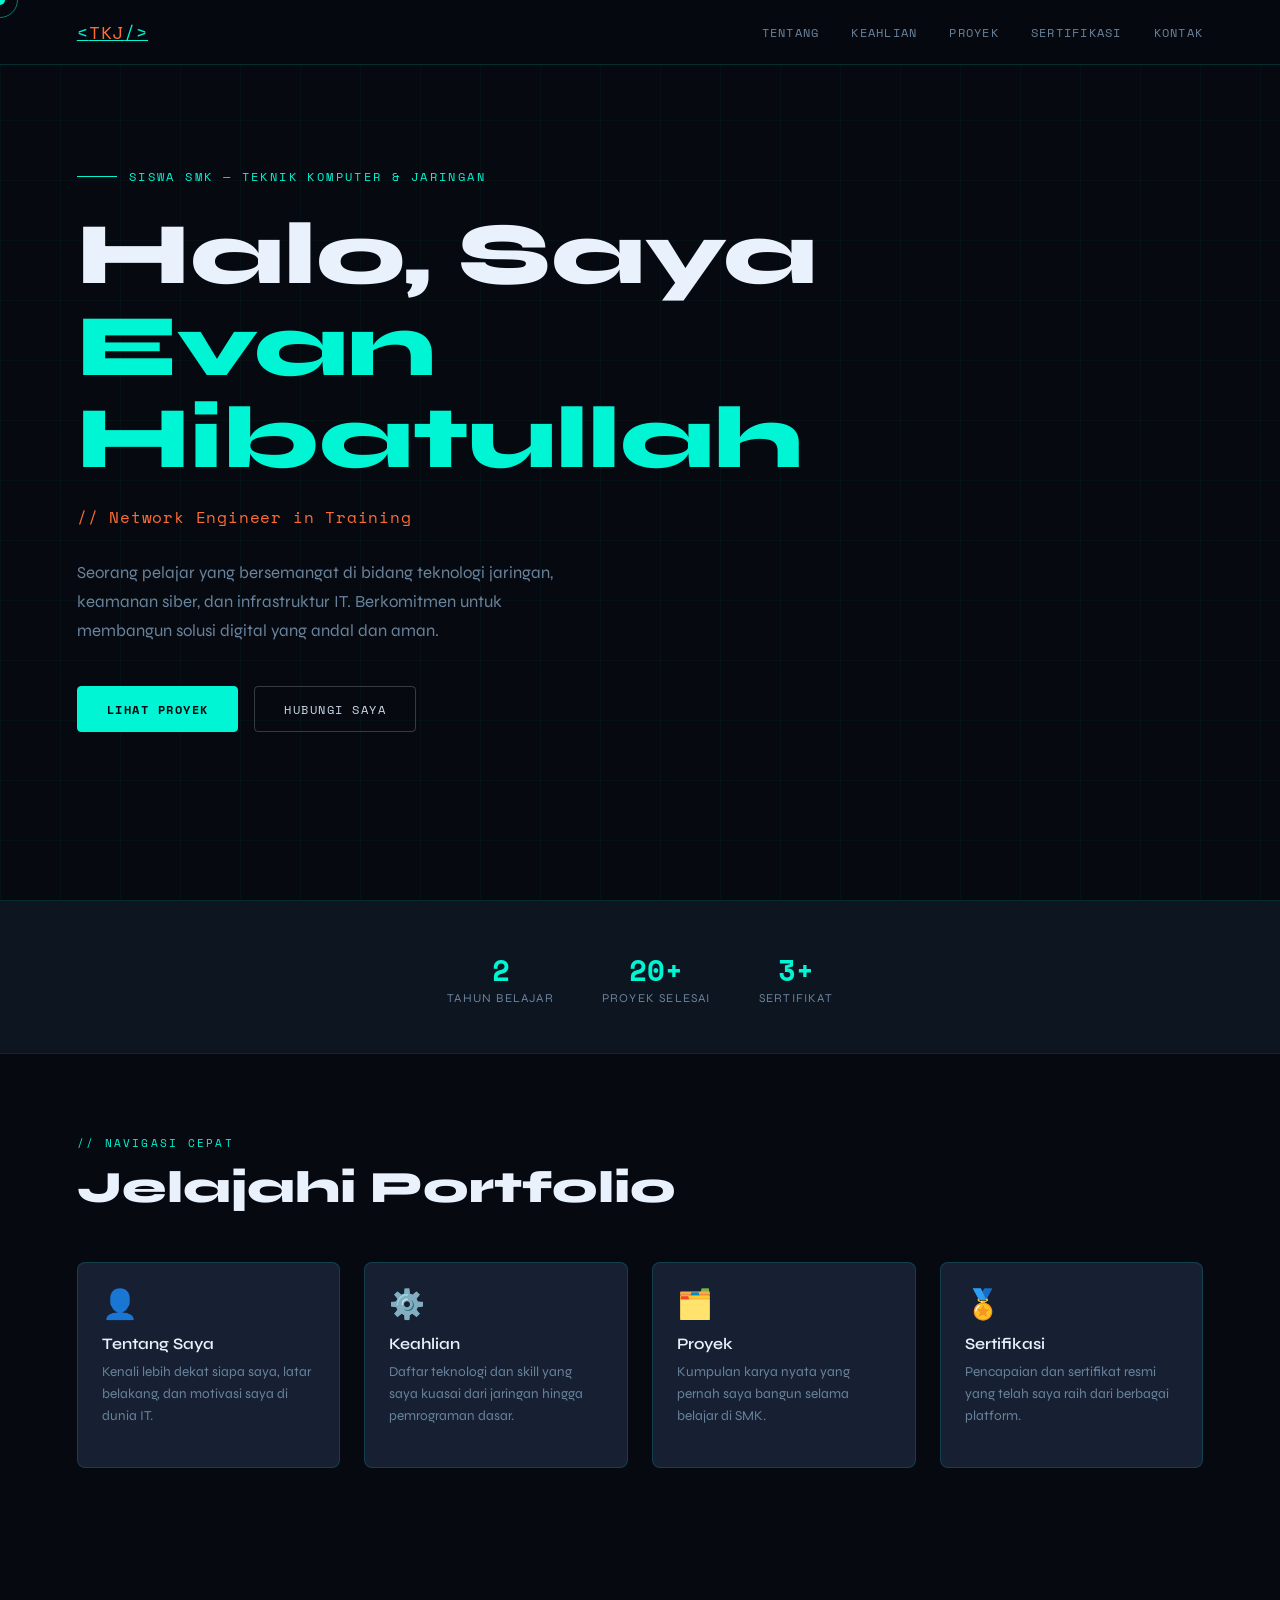
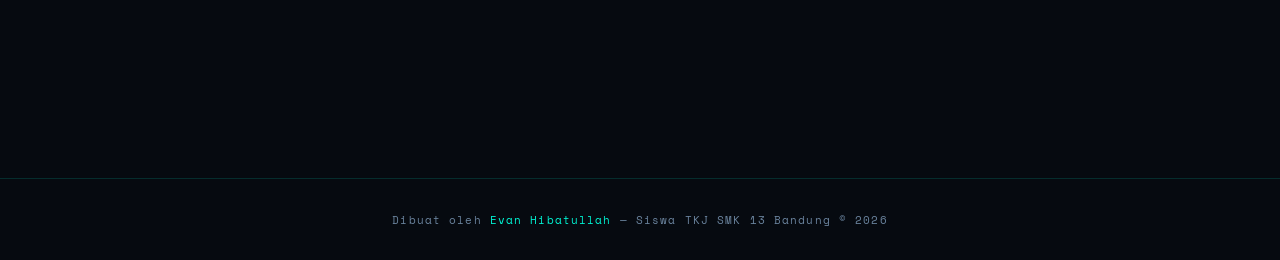
<file: index.html>
<!DOCTYPE html>
<html lang="id">
<head>
  <meta charset="UTF-8" />
  <meta name="viewport" content="width=device-width, initial-scale=1.0" />
  <title>Evan Hibatullah — Portfolio</title>
  <link rel="preconnect" href="https://fonts.googleapis.com" />
  <link href="https://fonts.googleapis.com/css2?family=Space+Mono:wght@400;700&family=Syne:wght@400;600;800&display=swap" rel="stylesheet" />
  <link rel="stylesheet" href="style.css" />
</head>
<body>

<div class="cursor" id="cursor"></div>
<div class="cursor-ring" id="cursorRing"></div>

<!-- NAV -->
<nav>
  <a href="index.html" class="nav-logo">&lt;<span>TKJ</span>/&gt;</a>
  <ul class="nav-links">
    <li><a href="tentang.html">Tentang</a></li>
    <li><a href="keahlian.html">Keahlian</a></li>
    <li><a href="proyek.html">Proyek</a></li>
    <li><a href="sertifikasi.html">Sertifikasi</a></li>
    <li><a href="kontak.html">Kontak</a></li>
  </ul>
  <div class="hamburger" id="hamburger">
    <span></span><span></span><span></span>
  </div>
</nav>

<!-- HERO -->
<section class="hero">
  <div class="hero-content">
    <div class="hero-tag">Siswa SMK — Teknik Komputer &amp; Jaringan</div>
    <h1>
      Halo, Saya
      <span class="highlight">Evan Hibatullah</span>
    </h1>
    <p class="hero-sub">// Network Engineer in Training</p>
    <p class="hero-desc">
      Seorang pelajar yang bersemangat di bidang teknologi jaringan, keamanan siber, dan infrastruktur IT.
      Berkomitmen untuk membangun solusi digital yang andal dan aman.
    </p>
    <div class="btn-group">
      <a href="proyek.html" class="btn btn-primary">Lihat Proyek</a>
      <a href="kontak.html" class="btn btn-outline">Hubungi Saya</a>
    </div>
  </div>
</section>

<!-- Quick Stats Bar -->
<div class="divider"></div>
<section style="padding: 3rem 6%; background: var(--dark2);">
  <div style="display:flex; gap:3rem; flex-wrap:wrap; justify-content:center;">
    <div style="text-align:center;">
      <span class="stat-num">2</span>
      <span class="stat-label" style="display:block;">Tahun Belajar</span>
    </div>
    <div style="text-align:center;">
      <span class="stat-num">20+</span>
      <span class="stat-label" style="display:block;">Proyek Selesai</span>
    </div>
    <div style="text-align:center;">
      <span class="stat-num">3+</span>
      <span class="stat-label" style="display:block;">Sertifikat</span>
    </div>
  </div>
</section>
<div class="divider"></div>

<!-- Preview Cards -->
<section style="padding: 5rem 6%;">
  <div class="section-tag reveal">// Navigasi Cepat</div>
  <h2 class="section-title reveal">Jelajahi Portfolio</h2>
  <div class="skills-grid">
    <a href="tentang.html" class="skill-card reveal" style="text-decoration:none;">
      <div class="skill-icon">👤</div>
      <div class="skill-name">Tentang Saya</div>
      <div class="skill-desc">Kenali lebih dekat siapa saya, latar belakang, dan motivasi saya di dunia IT.</div>
    </a>
    <a href="keahlian.html" class="skill-card reveal" style="text-decoration:none;">
      <div class="skill-icon">⚙️</div>
      <div class="skill-name">Keahlian</div>
      <div class="skill-desc">Daftar teknologi dan skill yang saya kuasai dari jaringan hingga pemrograman dasar.</div>
    </a>
    <a href="proyek.html" class="skill-card reveal" style="text-decoration:none;">
      <div class="skill-icon">🗂️</div>
      <div class="skill-name">Proyek</div>
      <div class="skill-desc">Kumpulan karya nyata yang pernah saya bangun selama belajar di SMK.</div>
    </a>
    <a href="sertifikasi.html" class="skill-card reveal" style="text-decoration:none;">
      <div class="skill-icon">🏅</div>
      <div class="skill-name">Sertifikasi</div>
      <div class="skill-desc">Pencapaian dan sertifikat resmi yang telah saya raih dari berbagai platform.</div>
    </a>
    <a href="kontak.html" class="skill-card reveal" style="text-decoration:none;">
      <div class="skill-icon">✉️</div>
      <div class="skill-name">Kontak</div>
      <div class="skill-desc">Hubungi saya untuk kolaborasi, diskusi, atau sekadar berbagi wawasan IT.</div>
    </a>
  </div>
</section>

<!-- FOOTER -->
<footer>
  Dibuat oleh <span>Evan Hibatullah</span> — Siswa TKJ SMK 13 Bandung &copy; 2026
</footer>

<script src="main.js"></script>
</body>
</html>
</file>
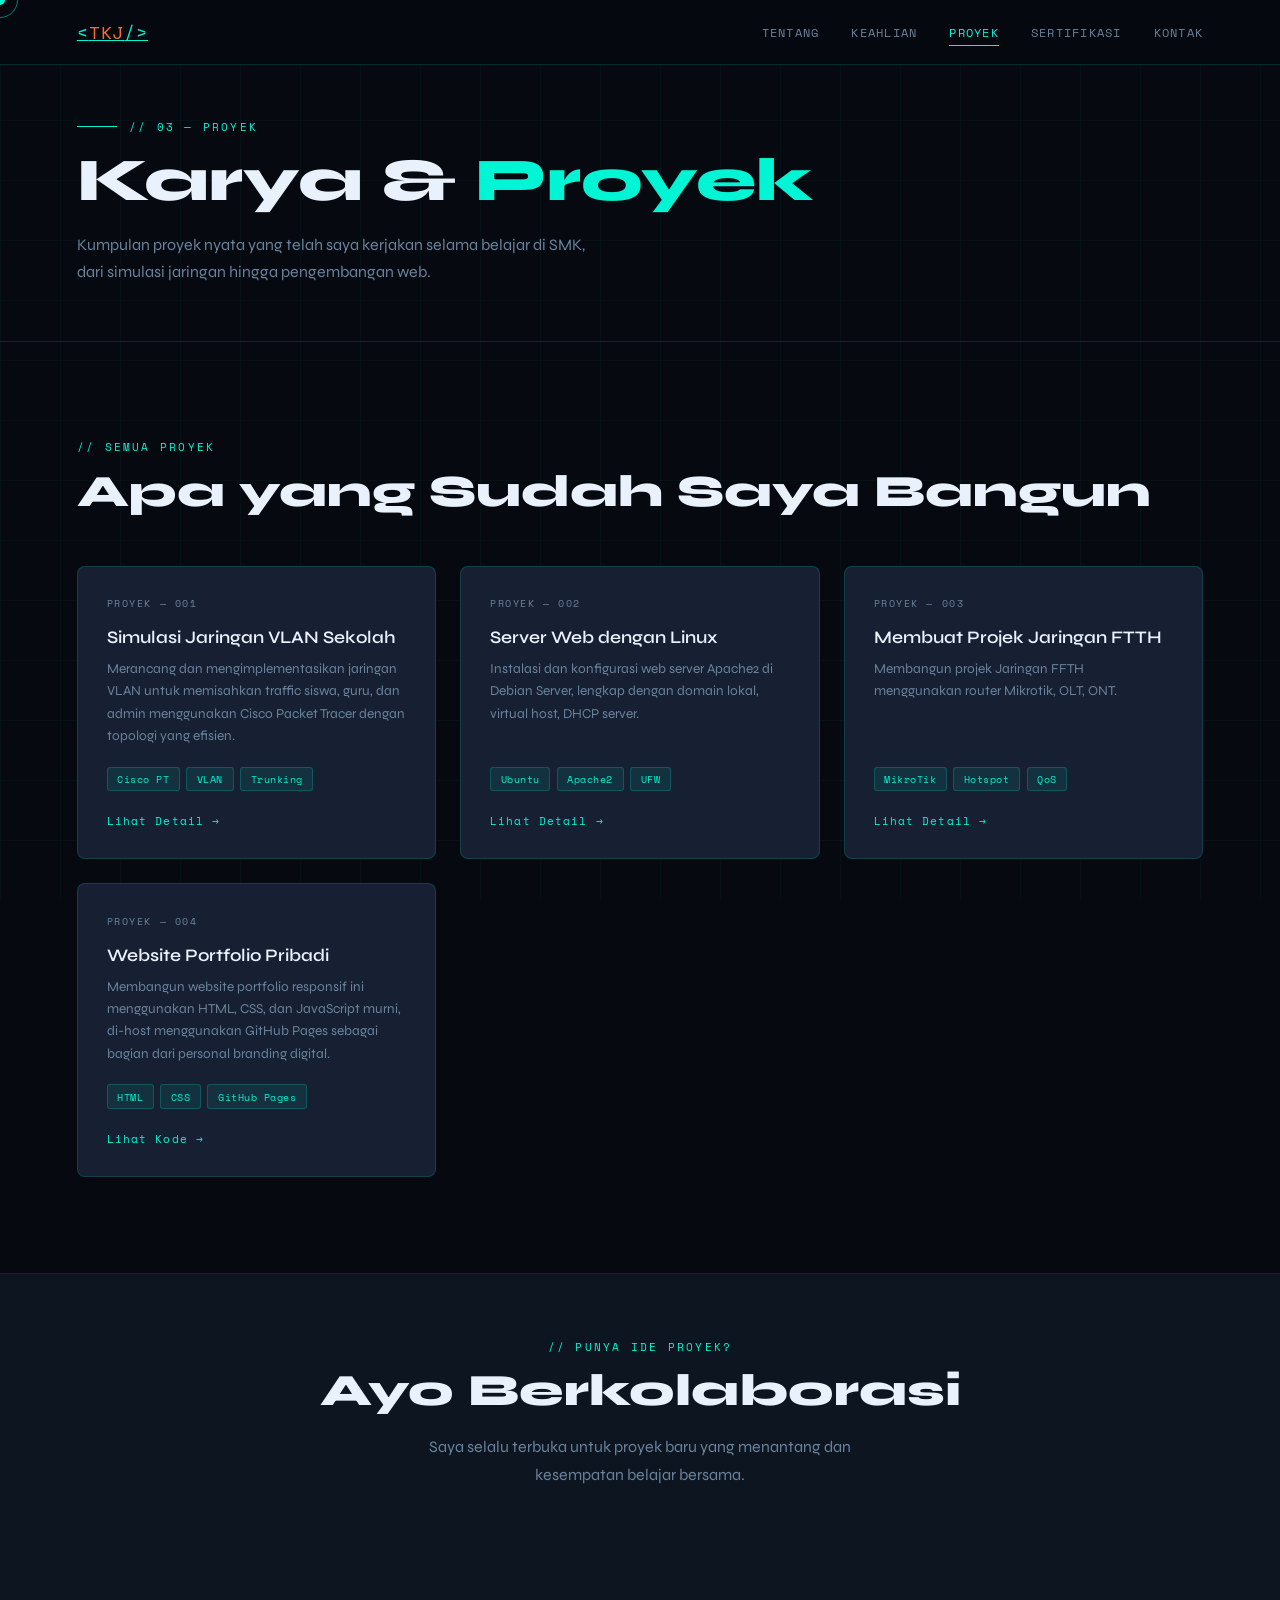
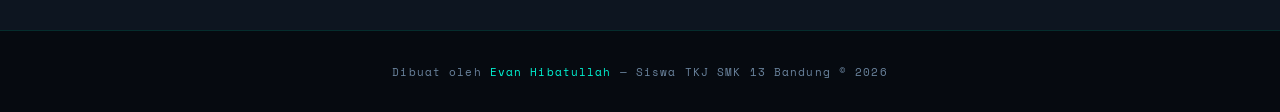
<file: proyek.html>
<!DOCTYPE html>
<html lang="id">
<head>
  <meta charset="UTF-8" />
  <meta name="viewport" content="width=device-width, initial-scale=1.0" />
  <title>Proyek — Evan Hibatullah</title>
  <link rel="preconnect" href="https://fonts.googleapis.com" />
  <link href="https://fonts.googleapis.com/css2?family=Space+Mono:wght@400;700&family=Syne:wght@400;600;800&display=swap" rel="stylesheet" />
  <link rel="stylesheet" href="style.css" />
</head>
<body>

<div class="cursor" id="cursor"></div>
<div class="cursor-ring" id="cursorRing"></div>

<!-- NAV -->
<nav>
  <a href="index.html" class="nav-logo">&lt;<span>TKJ</span>/&gt;</a>
  <ul class="nav-links">
    <li><a href="tentang.html">Tentang</a></li>
    <li><a href="keahlian.html">Keahlian</a></li>
    <li><a href="proyek.html" class="active">Proyek</a></li>
    <li><a href="sertifikasi.html">Sertifikasi</a></li>
    <li><a href="kontak.html">Kontak</a></li>
  </ul>
  <div class="hamburger" id="hamburger">
    <span></span><span></span><span></span>
  </div>
</nav>

<!-- PAGE HERO -->
<div class="page-hero" style="padding-top: 6rem;">
  <div class="page-hero-content">
    <div class="page-hero-tag">// 03 — Proyek</div>
    <h1>Karya &amp; <span class="highlight">Proyek</span></h1>
    <p class="page-hero-desc">Kumpulan proyek nyata yang telah saya kerjakan selama belajar di SMK, dari simulasi jaringan hingga pengembangan web.</p>
  </div>
</div>

<!-- PROJECTS -->
<section>
  <div class="section-tag reveal">// Semua Proyek</div>
  <h2 class="section-title reveal">Apa yang Sudah Saya Bangun</h2>
  <div class="projects-grid">
    <div class="project-card reveal">
      <div class="project-num">PROYEK — 001</div>
      <div class="project-title">Simulasi Jaringan VLAN Sekolah</div>
      <div class="project-desc">
        Merancang dan mengimplementasikan jaringan VLAN untuk memisahkan traffic siswa, guru, dan admin
        menggunakan Cisco Packet Tracer dengan topologi yang efisien.
      </div>
      <div class="skill-tags" style="margin-bottom:1.2rem;">
        <span class="tag">Cisco PT</span>
        <span class="tag">VLAN</span>
        <span class="tag">Trunking</span>
      </div>
      <div class="project-footer">
        <a href="https://evanhibatullahxitjkt1.blogspot.com/2026/04/tjkn-lkpd-membuat-jaringan-menggunakan.html" target="_blank" class="project-link">Lihat Detail →</a>
      </div>
    </div>
    <div class="project-card reveal">
      <div class="project-num">PROYEK — 002</div>
      <div class="project-title">Server Web dengan Linux</div>
      <div class="project-desc">
        Instalasi dan konfigurasi web server Apache2 di Debian Server, lengkap dengan domain lokal,
        virtual host, DHCP server.
      </div>
      <div class="skill-tags" style="margin-bottom:1.2rem;">
        <span class="tag">Ubuntu</span>
        <span class="tag">Apache2</span>
        <span class="tag">UFW</span>
      </div>
      <div class="project-footer">
        <a href="https://evanasj.blogspot.com/" target="_blank" class="project-link">Lihat Detail →</a>
      </div>
    </div>
    <div class="project-card reveal">
      <div class="project-num">PROYEK — 003</div>
      <div class="project-title">Membuat Projek Jaringan FTTH</div>
      <div class="project-desc">
        Membangun projek Jaringan FFTH menggunakan router Mikrotik, OLT, ONT.
      </div>
      <div class="skill-tags" style="margin-bottom:1.2rem;">
        <span class="tag">MikroTik</span>
        <span class="tag">Hotspot</span>
        <span class="tag">QoS</span>
      </div>
      <div class="project-footer">
        <a href="https://evanhibatullahxitjkt1.blogspot.com/2026/05/tjkn-lkpd-20-23-membangun-proyek.html" target="_blank" class="project-link">Lihat Detail →</a>
      </div>
    </div>
    <div class="project-card reveal">
      <div class="project-num">PROYEK — 004</div>
      <div class="project-title">Website Portfolio Pribadi</div>
      <div class="project-desc">
        Membangun website portfolio responsif ini menggunakan HTML, CSS, dan JavaScript murni,
        di-host menggunakan GitHub Pages sebagai bagian dari personal branding digital.
      </div>
      <div class="skill-tags" style="margin-bottom:1.2rem;">
        <span class="tag">HTML</span>
        <span class="tag">CSS</span>
        <span class="tag">GitHub Pages</span>
      </div>
      <div class="project-footer">
        <a href="https://github.com/evanhib" class="project-link" target="_blank">Lihat Kode →</a>
      </div>
    </div>
  </div>
</section>

<div class="divider"></div>

<!-- CTA -->
<section style="text-align:center; padding: 4rem 6%; background: var(--dark2);">
  <div class="section-tag reveal" style="justify-content:center; display:flex;">// Punya ide proyek?</div>
  <h2 class="section-title reveal" style="margin-bottom: 1rem;">Ayo Berkolaborasi</h2>
  <p class="reveal" style="color:var(--text-muted); max-width:480px; margin: 0 auto 2rem; line-height:1.7;">
    Saya selalu terbuka untuk proyek baru yang menantang dan kesempatan belajar bersama.
  </p>
  <a href="kontak.html" class="btn btn-primary reveal">Hubungi Saya</a>
</section>

<!-- FOOTER -->
<footer>
  Dibuat oleh <span>Evan Hibatullah</span> — Siswa TKJ SMK 13 Bandung &copy; 2026
</footer>

<script src="main.js"></script>
</body>
</html>
</file>
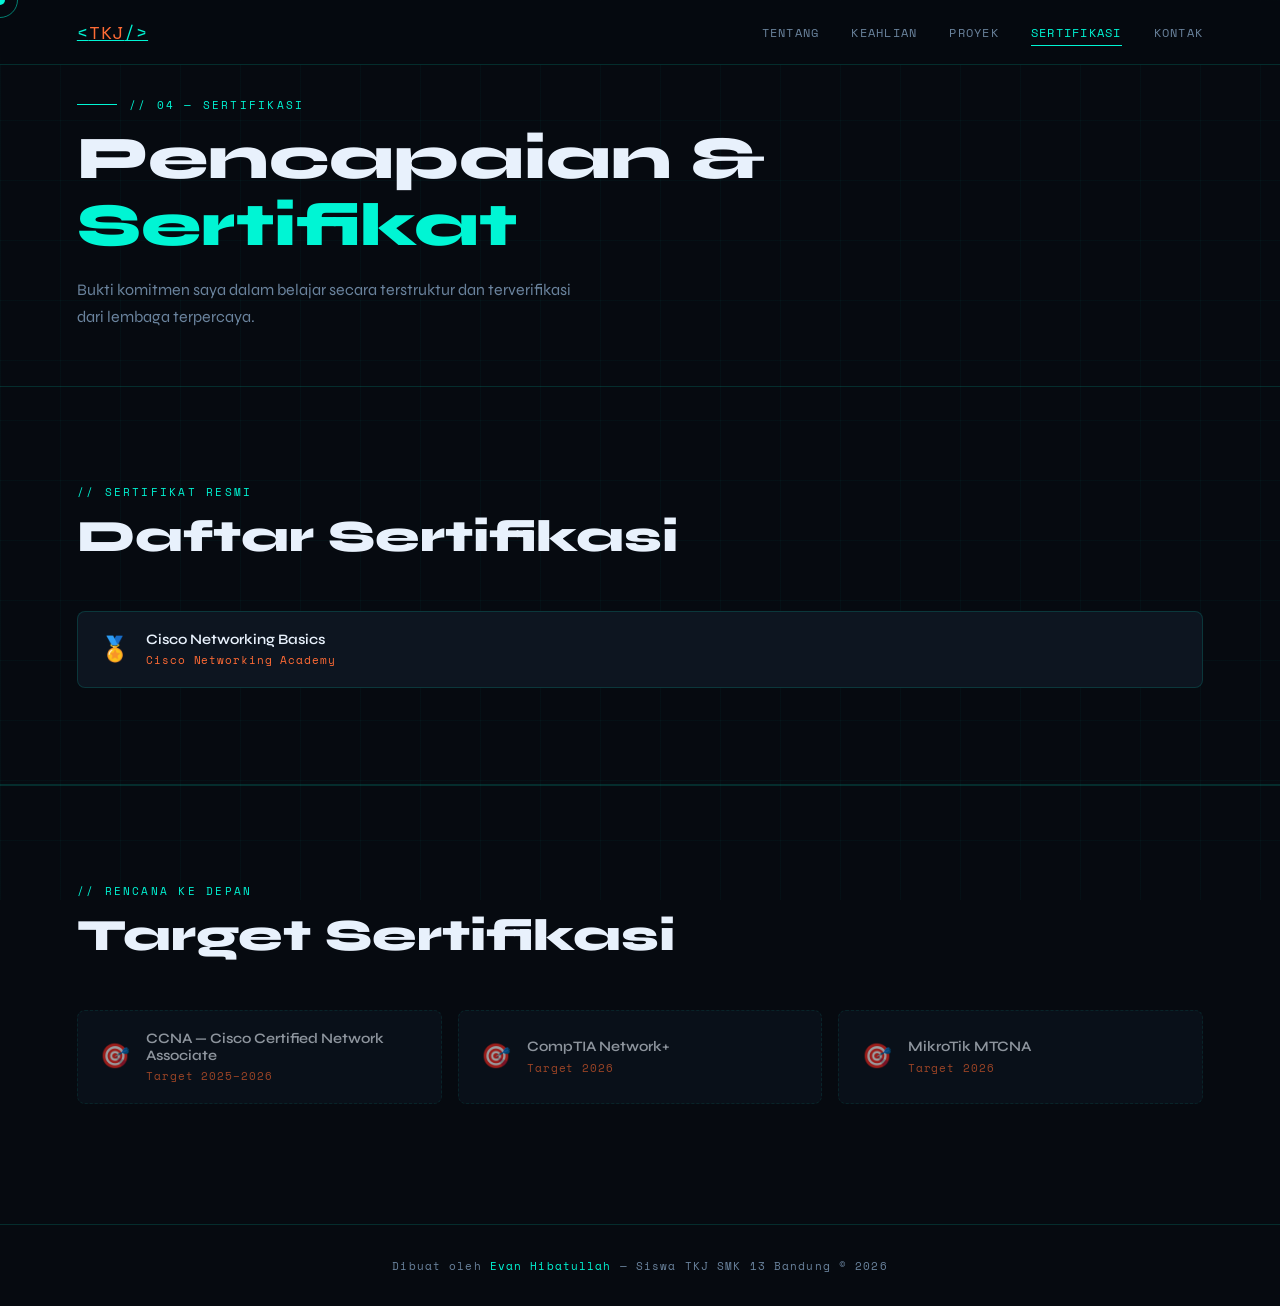
<file: sertifikasi.html>
<!DOCTYPE html>
<html lang="id">
<head>
  <meta charset="UTF-8" />
  <meta name="viewport" content="width=device-width, initial-scale=1.0" />
  <title>Sertifikasi — Evan Hibatullah</title>
  <link rel="preconnect" href="https://fonts.googleapis.com" />
  <link href="https://fonts.googleapis.com/css2?family=Space+Mono:wght@400;700&family=Syne:wght@400;600;800&display=swap" rel="stylesheet" />
  <link rel="stylesheet" href="style.css" />
</head>
<body>

<div class="cursor" id="cursor"></div>
<div class="cursor-ring" id="cursorRing"></div>

<!-- NAV -->
<nav>
  <a href="index.html" class="nav-logo">&lt;<span>TKJ</span>/&gt;</a>
  <ul class="nav-links">
    <li><a href="tentang.html">Tentang</a></li>
    <li><a href="keahlian.html">Keahlian</a></li>
    <li><a href="proyek.html">Proyek</a></li>
    <li><a href="sertifikasi.html" class="active">Sertifikasi</a></li>
    <li><a href="kontak.html">Kontak</a></li>
  </ul>
  <div class="hamburger" id="hamburger">
    <span></span><span></span><span></span>
  </div>
</nav>

<!-- PAGE HERO -->
<div class="page-hero" style="padding-top: 6rem;">
  <div class="page-hero-content">
    <div class="page-hero-tag">// 04 — Sertifikasi</div>
    <h1>Pencapaian &amp; <span class="highlight">Sertifikat</span></h1>
    <p class="page-hero-desc">Bukti komitmen saya dalam belajar secara terstruktur dan terverifikasi dari lembaga terpercaya.</p>
  </div>
</div>

<!-- CERTIFICATIONS -->
<section>
  <div class="section-tag reveal">// Sertifikat Resmi</div>
  <h2 class="section-title reveal">Daftar Sertifikasi</h2>
  <div class="cert-grid">
    <div class="cert-card reveal">
      <div class="cert-badge">🏅</div>
      <div class="cert-info">
        <div class="cert-name">Cisco Networking Basics</div>
        <div class="cert-issuer">Cisco Networking Academy</div>
      </div>
    </div>
  </div>
</section>

<div class="divider"></div>

<!-- Achievements -->


<div class="divider"></div>

<!-- Progress / Learning Path -->
<section>
  <div class="section-tag reveal">// Rencana Ke Depan</div>
  <h2 class="section-title reveal">Target Sertifikasi</h2>
  <div class="cert-grid">
    <div class="cert-card reveal" style="opacity: 0.6; border-style: dashed;">
      <div class="cert-badge">🎯</div>
      <div class="cert-info">
        <div class="cert-name">CCNA — Cisco Certified Network Associate</div>
        <div class="cert-issuer">Target 2025–2026</div>
      </div>
    </div>
    <div class="cert-card reveal" style="opacity: 0.6; border-style: dashed;">
      <div class="cert-badge">🎯</div>
      <div class="cert-info">
        <div class="cert-name">CompTIA Network+</div>
        <div class="cert-issuer">Target 2026</div>
      </div>
    </div>
    <div class="cert-card reveal" style="opacity: 0.6; border-style: dashed;">
      <div class="cert-badge">🎯</div>
      <div class="cert-info">
        <div class="cert-name">MikroTik MTCNA</div>
        <div class="cert-issuer">Target 2026</div>
      </div>
    </div>
  </div>
  <p class="reveal" style="margin-top: 1.5rem; font-family:var(--mono); font-size:0.72rem; color:var(--text-muted); letter-spacing:0.08em;">
  </p>
</section>

<!-- FOOTER -->
<footer>
  Dibuat oleh <span>Evan Hibatullah</span> — Siswa TKJ SMK 13 Bandung &copy; 2026
</footer>

<script src="main.js"></script>
</body>
</html>
</file>
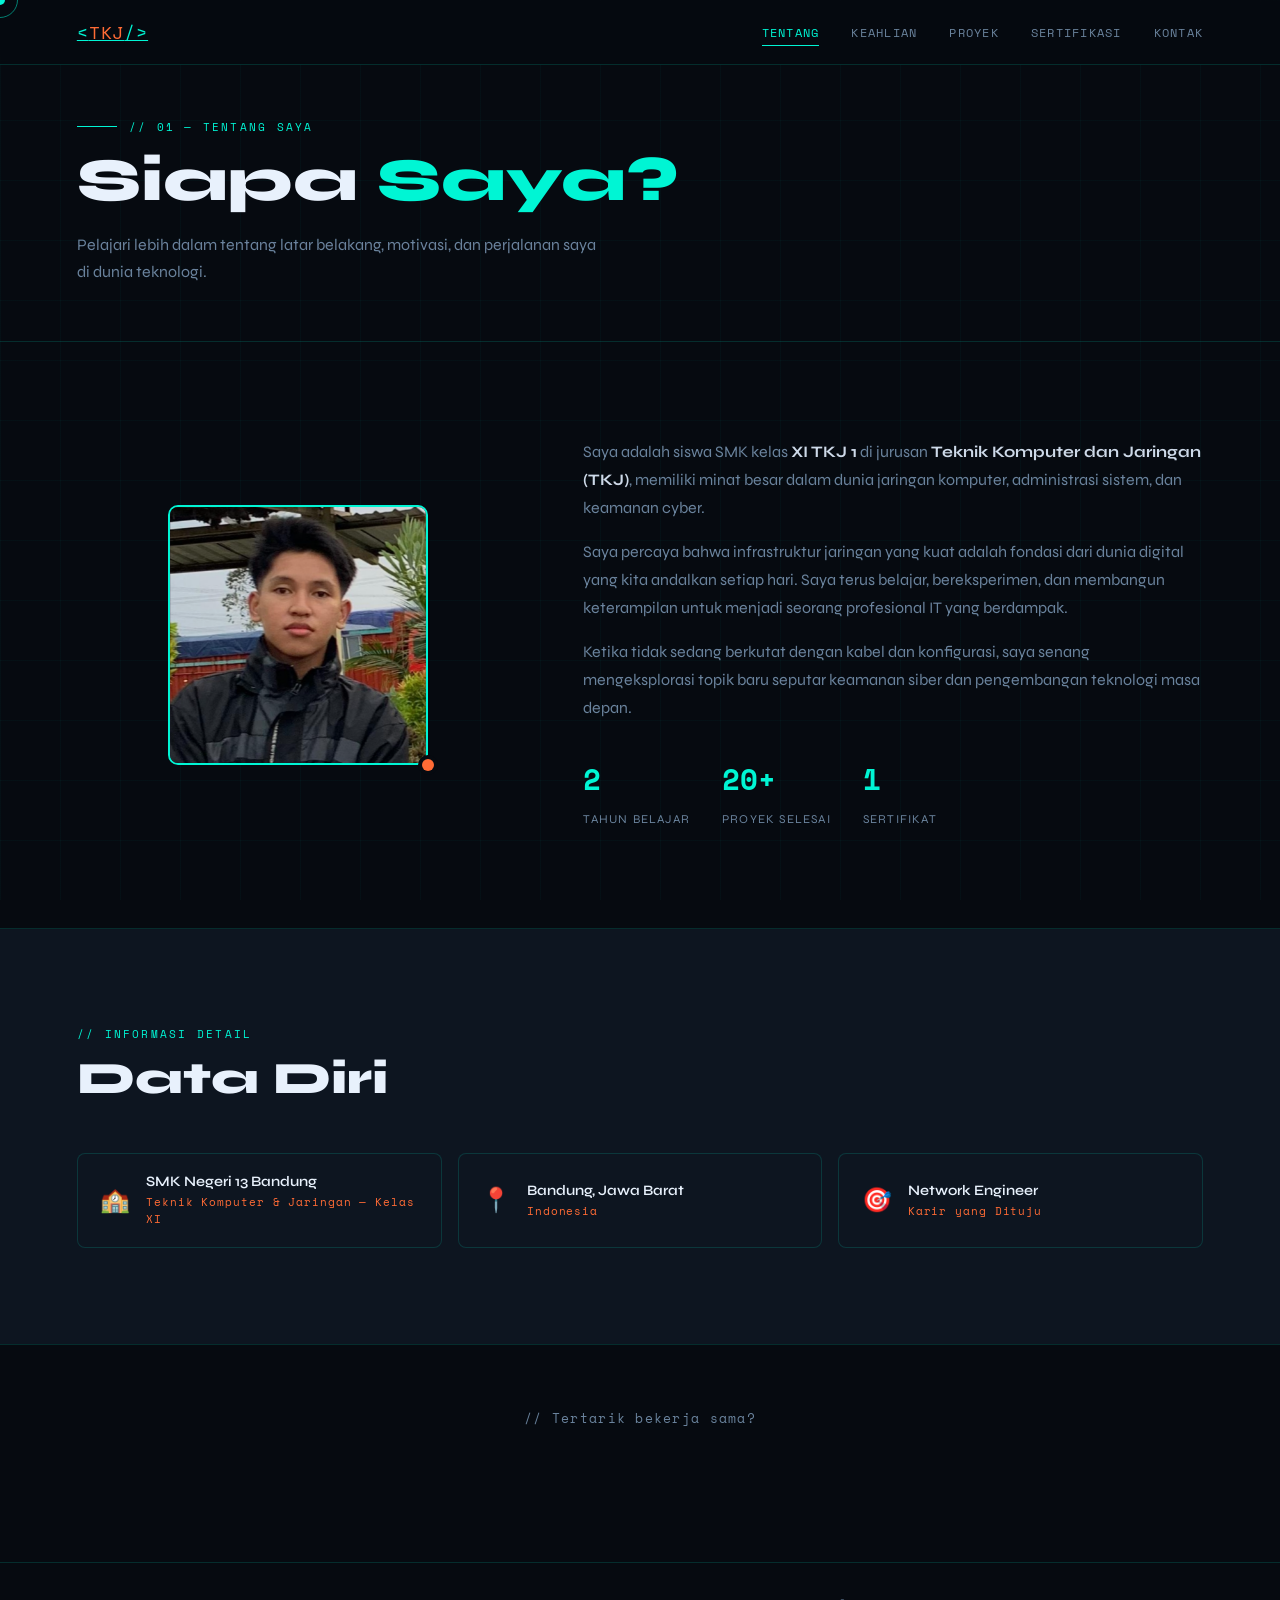
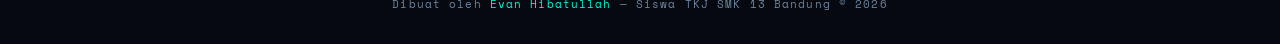
<file: tentang.html>
<!DOCTYPE html>
<html lang="id">
<head>
  <meta charset="UTF-8" />
  <meta name="viewport" content="width=device-width, initial-scale=1.0" />
  <title>Tentang — Evan Hibatullah</title>
  <link rel="preconnect" href="https://fonts.googleapis.com" />
  <link href="https://fonts.googleapis.com/css2?family=Space+Mono:wght@400;700&family=Syne:wght@400;600;800&display=swap" rel="stylesheet" />
  <link rel="stylesheet" href="style.css" />
</head>
<body>

<div class="cursor" id="cursor"></div>
<div class="cursor-ring" id="cursorRing"></div>

<!-- NAV -->
<nav>
  <a href="index.html" class="nav-logo">&lt;<span>TKJ</span>/&gt;</a>
  <ul class="nav-links">
    <li><a href="tentang.html" class="active">Tentang</a></li>
    <li><a href="keahlian.html">Keahlian</a></li>
    <li><a href="proyek.html">Proyek</a></li>
    <li><a href="sertifikasi.html">Sertifikasi</a></li>
    <li><a href="kontak.html">Kontak</a></li>
  </ul>
  <div class="hamburger" id="hamburger">
    <span></span><span></span><span></span>
  </div>
</nav>

<!-- PAGE HERO -->
<div class="page-hero" style="padding-top: 6rem;">
  <div class="page-hero-content">
    <div class="page-hero-tag">// 01 — Tentang Saya</div>
    <h1>Siapa <span class="highlight">Saya?</span></h1>
    <p class="page-hero-desc">Pelajari lebih dalam tentang latar belakang, motivasi, dan perjalanan saya di dunia teknologi.</p>
  </div>
</div>

<!-- ABOUT CONTENT -->
<section>
  <div class="about-grid reveal">
    <div class="about-avatar-wrap">
      <div class="about-avatar">
        <div class="avatar-frame">
          <img src="fotoweb2.png" class="avatar-img" alt="Evan Hibatullah" />
        </div>
        <div class="avatar-dot"></div>
      </div>
    </div>
    <div class="about-info">
      <p>
        Saya adalah siswa SMK kelas <strong>XI TKJ 1</strong> di jurusan <strong>Teknik Komputer dan Jaringan (TKJ)</strong>,
        memiliki minat besar dalam dunia jaringan komputer, administrasi sistem, dan keamanan cyber.
      </p>
      <p>
        Saya percaya bahwa infrastruktur jaringan yang kuat adalah fondasi dari dunia digital yang kita andalkan setiap hari.
        Saya terus belajar, bereksperimen, dan membangun keterampilan untuk menjadi seorang profesional IT yang berdampak.
      </p>
      <p>
        Ketika tidak sedang berkutat dengan kabel dan konfigurasi, saya senang mengeksplorasi topik baru seputar
        keamanan siber dan pengembangan teknologi masa depan.
      </p>
      <div class="about-stats">
        <div class="stat">
          <span class="stat-num">2</span>
          <span class="stat-label">Tahun Belajar</span>
        </div>
        <div class="stat">
          <span class="stat-num">20+</span>
          <span class="stat-label">Proyek Selesai</span>
        </div>
        <div class="stat">
          <span class="stat-num">1</span>
          <span class="stat-label">Sertifikat</span>
        </div>
      </div>
    </div>
  </div>
</section>

<div class="divider"></div>

<!-- Detail Info -->
<section style="background: var(--dark2);">
  <div class="section-tag reveal">// Informasi Detail</div>
  <h2 class="section-title reveal">Data Diri</h2>
  <div class="cert-grid reveal">
    <div class="cert-card">
      <div class="cert-badge">🏫</div>
      <div class="cert-info">
        <div class="cert-name">SMK Negeri 13 Bandung</div>
        <div class="cert-issuer">Teknik Komputer & Jaringan — Kelas XI</div>
      </div>
    </div>
    <div class="cert-card">
      <div class="cert-badge">📍</div>
      <div class="cert-info">
        <div class="cert-name">Bandung, Jawa Barat</div>
        <div class="cert-issuer">Indonesia</div>
      </div>
    </div>
    <div class="cert-card">
      <div class="cert-badge">🎯</div>
      <div class="cert-info">
        <div class="cert-name">Network Engineer</div>
        <div class="cert-issuer">Karir yang Dituju</div>
      </div>
    </div>
  </div>
</section>

<div class="divider"></div>

<!-- CTA -->
<section style="text-align:center; padding: 4rem 6%;">
  <p class="reveal" style="font-family:var(--mono); font-size:0.8rem; color:var(--text-muted); letter-spacing:0.1em; margin-bottom:1.5rem;">
    // Tertarik bekerja sama?
  </p>
  <div class="btn-group reveal" style="justify-content:center;">
    <a href="proyek.html" class="btn btn-primary">Lihat Proyek Saya</a>
    <a href="kontak.html" class="btn btn-outline">Hubungi Saya</a>
  </div>
</section>

<!-- FOOTER -->
<footer>
  Dibuat oleh <span>Evan Hibatullah</span> — Siswa TKJ SMK 13 Bandung &copy; 2026
</footer>

<script src="main.js"></script>
</body>
</html>
</file>
<file: style.css>
/* ===========================
   RESET & ROOT VARIABLES
   =========================== */
*, *::before, *::after {
  box-sizing: border-box;
  margin: 0;
  padding: 0;
}

:root {
  --cyan:        #00f5d4;
  --cyan-dim:    #00c4aa;
  --orange:      #ff6b35;
  --dark:        #060a10;
  --dark2:       #0d1520;
  --dark3:       #111c2d;
  --surface:     #162032;
  --border:      rgba(0, 245, 212, 0.15);
  --text:        #cdd9e8;
  --text-muted:  #6a839d;
  --mono:        'Space Mono', monospace;
  --sans:        'Syne', sans-serif;
}

html {
  scroll-behavior: smooth;
}

body {
  background: var(--dark);
  color: var(--text);
  font-family: var(--sans);
  overflow-x: hidden;
  cursor: none;
}

/* ===========================
   CUSTOM CURSOR
   =========================== */
.cursor {
  width: 10px;
  height: 10px;
  background: var(--cyan);
  border-radius: 50%;
  position: fixed;
  top: 0;
  left: 0;
  pointer-events: none;
  z-index: 9999;
  transform: translate(-50%, -50%);
  transition: transform 0.1s ease;
  mix-blend-mode: screen;
}

.cursor-ring {
  width: 36px;
  height: 36px;
  border: 1px solid rgba(0, 245, 212, 0.5);
  border-radius: 50%;
  position: fixed;
  top: 0;
  left: 0;
  pointer-events: none;
  z-index: 9998;
  transform: translate(-50%, -50%);
  transition: all 0.12s ease;
}

/* ===========================
   GRID BACKGROUND
   =========================== */
body::before {
  content: '';
  position: fixed;
  inset: 0;
  background-image:
    linear-gradient(rgba(0, 245, 212, 0.03) 1px, transparent 1px),
    linear-gradient(90deg, rgba(0, 245, 212, 0.03) 1px, transparent 1px);
  background-size: 60px 60px;
  pointer-events: none;
  z-index: 0;
}

/* ===========================
   NAVIGATION
   =========================== */
nav {
  position: fixed;
  top: 0;
  left: 0;
  right: 0;
  z-index: 100;
  display: flex;
  justify-content: space-between;
  align-items: center;
  padding: 1.2rem 6%;
  background: rgba(6, 10, 16, 0.85);
  backdrop-filter: blur(12px);
  border-bottom: 1px solid var(--border);
}

.nav-logo {
  font-family: var(--mono);
  font-size: 1.1rem;
  color: var(--cyan);
  letter-spacing: 0.05em;
}

.nav-logo span {
  color: var(--orange);
}

.nav-links {
  display: flex;
  gap: 2rem;
  list-style: none;
}

.nav-links a {
  font-family: var(--mono);
  font-size: 0.78rem;
  color: var(--text-muted);
  text-decoration: none;
  letter-spacing: 0.1em;
  text-transform: uppercase;
  transition: color 0.2s;
}

.nav-links a:hover {
  color: var(--cyan);
}

.nav-links a.active {
  color: var(--cyan);
  position: relative;
}

.nav-links a.active::after {
  content: '';
  position: absolute;
  bottom: -4px;
  left: 0;
  right: 0;
  height: 1px;
  background: var(--cyan);
}

/* ===========================
   PAGE HERO (inner pages)
   =========================== */
.page-hero {
  min-height: 38vh;
  display: flex;
  align-items: flex-end;
  padding: 0 6% 3.5rem;
  position: relative;
  z-index: 1;
  border-bottom: 1px solid var(--border);
}

.page-hero-content {
  animation: fadeUp 0.8s ease forwards;
}

.page-hero-tag {
  font-family: var(--mono);
  font-size: 0.7rem;
  color: var(--cyan);
  letter-spacing: 0.2em;
  text-transform: uppercase;
  margin-bottom: 0.8rem;
  display: flex;
  align-items: center;
  gap: 0.75rem;
}

.page-hero-tag::before {
  content: '';
  width: 40px;
  height: 1px;
  background: var(--cyan);
}

.page-hero h1 {
  font-size: clamp(2rem, 5vw, 3.8rem);
  font-weight: 800;
  color: #e8f1fc;
  line-height: 1.1;
}

.page-hero h1 .highlight {
  color: var(--cyan);
}

.page-hero-desc {
  font-size: 1rem;
  color: var(--text-muted);
  margin-top: 1rem;
  max-width: 520px;
  line-height: 1.7;
}

.hamburger {
  display: none;
  flex-direction: column;
  gap: 5px;
  cursor: pointer;
  padding: 4px;
}

.hamburger span {
  display: block;
  width: 24px;
  height: 2px;
  background: var(--cyan);
  border-radius: 2px;
  transition: all 0.3s;
}

/* ===========================
   SECTION SHARED
   =========================== */
section {
  position: relative;
  z-index: 1;
  padding: 6rem 6%;
}

.section-tag {
  font-family: var(--mono);
  font-size: 0.7rem;
  color: var(--cyan);
  letter-spacing: 0.2em;
  text-transform: uppercase;
  margin-bottom: 0.6rem;
}

.section-title {
  font-size: clamp(1.8rem, 4vw, 2.8rem);
  font-weight: 800;
  color: #e8f1fc;
  margin-bottom: 3rem;
}

.divider {
  width: 100%;
  height: 1px;
  background: var(--border);
  position: relative;
  z-index: 1;
}

/* ===========================
   HERO
   =========================== */
.hero {
  min-height: 100vh;
  display: flex;
  align-items: center;
  padding: 0 6%;
}

.hero-content {
  max-width: 780px;
  animation: fadeUp 0.8s ease forwards;
}

.hero-tag {
  font-family: var(--mono);
  font-size: 0.75rem;
  color: var(--cyan);
  letter-spacing: 0.2em;
  text-transform: uppercase;
  margin-bottom: 1.5rem;
  display: flex;
  align-items: center;
  gap: 0.75rem;
}

.hero-tag::before {
  content: '';
  width: 40px;
  height: 1px;
  background: var(--cyan);
}

.hero h1 {
  font-size: clamp(2.8rem, 7vw, 5.5rem);
  font-weight: 800;
  line-height: 1.05;
  color: #e8f1fc;
  margin-bottom: 0.5rem;
}

.hero h1 .highlight {
  color: var(--cyan);
  display: block;
}

.hero-sub {
  font-family: var(--mono);
  font-size: 1rem;
  color: var(--orange);
  margin: 1.2rem 0 1.8rem;
  letter-spacing: 0.05em;
}

.hero-desc {
  font-size: 1.05rem;
  color: var(--text-muted);
  line-height: 1.75;
  max-width: 520px;
  margin-bottom: 2.5rem;
}

.btn-group {
  display: flex;
  gap: 1rem;
  flex-wrap: wrap;
}

.btn {
  font-family: var(--mono);
  font-size: 0.78rem;
  letter-spacing: 0.12em;
  text-transform: uppercase;
  padding: 0.8rem 1.8rem;
  border-radius: 4px;
  cursor: none;
  text-decoration: none;
  transition: all 0.2s;
  display: inline-block;
}

.btn-primary {
  background: var(--cyan);
  color: var(--dark);
  border: 1px solid var(--cyan);
  font-weight: 700;
}

.btn-primary:hover {
  background: transparent;
  color: var(--cyan);
}

.btn-outline {
  background: transparent;
  color: var(--text);
  border: 1px solid rgba(255, 255, 255, 0.2);
}

.btn-outline:hover {
  border-color: var(--cyan);
  color: var(--cyan);
}

/* ===========================
   ABOUT
   =========================== */
.about-grid {
  display: grid;
  grid-template-columns: 1fr 1.4fr;
  gap: 4rem;
  align-items: center;
}

.about-avatar-wrap {
  display: flex;
  justify-content: center;
}

.about-avatar {
  position: relative;
  width: 260px;
  height: 260px;
}

.avatar-frame {
  width: 100%;
  height: 100%;
  border: 2px solid var(--cyan);
  border-radius: 8px;
  display: flex;
  align-items: center;
  justify-content: center;
  background: var(--surface);
  font-size: 5rem;
  position: relative;
  overflow: hidden;
}

.avatar-frame::before {
  content: '';
  position: absolute;
  top: -2px;
  left: -2px;
  right: -2px;
  bottom: -2px;
  background: linear-gradient(135deg, var(--cyan) 0%, transparent 50%, var(--orange) 100%);
  z-index: -1;
  border-radius: 8px;
  opacity: 0.4;
}

.avatar-frame{
    width:100%;
    height:100%;
    overflow:hidden;
    border-radius:10px;
}


.avatar-img{
    width:100%;
    height:100%;
    object-fit:cover;
    object-position:center top;
}

.avatar-dot {
  position: absolute;
  width: 12px;
  height: 12px;
  background: var(--orange);
  border-radius: 50%;
  bottom: -6px;
  right: -6px;
  box-shadow: 0 0 0 4px var(--dark);
}

.about-info {
  font-size: 1rem;
  line-height: 1.75;
  color: var(--text-muted);
}

.about-info p {
  margin-bottom: 1rem;
}

.about-info strong {
  color: var(--text);
}

.about-stats {
  display: flex;
  gap: 2rem;
  margin-top: 2rem;
}

.stat-num {
  font-family: var(--mono);
  font-size: 1.8rem;
  color: var(--cyan);
  font-weight: 700;
  display: block;
}

.stat-label {
  font-size: 0.75rem;
  color: var(--text-muted);
  text-transform: uppercase;
  letter-spacing: 0.1em;
}

/* ===========================
   SKILLS
   =========================== */
.skills-bg {
  background: var(--dark2);
}

.skills-grid {
  display: grid;
  grid-template-columns: repeat(auto-fit, minmax(260px, 1fr));
  gap: 1.5rem;
}

.skill-card {
  background: var(--surface);
  border: 1px solid var(--border);
  border-radius: 8px;
  padding: 1.5rem;
  transition: border-color 0.25s, transform 0.25s;
}

.skill-card:hover {
  border-color: var(--cyan);
  transform: translateY(-4px);
}

.skill-icon {
  font-size: 1.8rem;
  margin-bottom: 0.8rem;
}

.skill-name {
  font-weight: 600;
  font-size: 1rem;
  color: #e8f1fc;
  margin-bottom: 0.5rem;
}

.skill-desc {
  font-size: 0.85rem;
  color: var(--text-muted);
  line-height: 1.6;
  margin-bottom: 1rem;
}

.skill-tags {
  display: flex;
  flex-wrap: wrap;
  gap: 0.4rem;
}

.tag {
  font-family: var(--mono);
  font-size: 0.65rem;
  padding: 0.2rem 0.6rem;
  border-radius: 3px;
  background: rgba(0, 245, 212, 0.08);
  color: var(--cyan);
  border: 1px solid rgba(0, 245, 212, 0.2);
  letter-spacing: 0.05em;
}

/* ===========================
   PROJECTS
   =========================== */
.projects-grid {
  display: grid;
  grid-template-columns: repeat(auto-fit, minmax(300px, 1fr));
  gap: 1.5rem;
}

.project-card {
  background: var(--surface);
  border: 1px solid var(--border);
  border-radius: 8px;
  padding: 1.8rem;
  display: flex;
  flex-direction: column;
  transition: border-color 0.25s, transform 0.25s;
  position: relative;
  overflow: hidden;
}

.project-card::before {
  content: '';
  position: absolute;
  top: 0;
  left: 0;
  right: 0;
  height: 2px;
  background: linear-gradient(90deg, var(--cyan), var(--orange));
  transform: scaleX(0);
  transform-origin: left;
  transition: transform 0.3s;
}

.project-card:hover {
  border-color: rgba(0, 245, 212, 0.4);
  transform: translateY(-4px);
}

.project-card:hover::before {
  transform: scaleX(1);
}

.project-num {
  font-family: var(--mono);
  font-size: 0.65rem;
  color: var(--text-muted);
  letter-spacing: 0.15em;
  margin-bottom: 1rem;
}

.project-title {
  font-size: 1.1rem;
  font-weight: 600;
  color: #e8f1fc;
  margin-bottom: 0.6rem;
}

.project-desc {
  font-size: 0.85rem;
  color: var(--text-muted);
  line-height: 1.65;
  flex: 1;
  margin-bottom: 1.2rem;
}

.project-tags {
  display: flex;
  flex-wrap: wrap;
  gap: 0.4rem;
  margin-bottom: 1.2rem;
}

.project-link {
  font-family: var(--mono);
  font-size: 0.7rem;
  color: var(--cyan);
  text-decoration: none;
  letter-spacing: 0.1em;
  display: inline-flex;
  align-items: center;
  gap: 0.4rem;
  transition: gap 0.2s;
  align-self: flex-start;
}

.project-link:hover {
  gap: 0.8rem;
}

/* ===========================
   CERTIFICATIONS
   =========================== */
.cert-grid {
  display: grid;
  grid-template-columns: repeat(auto-fit, minmax(260px, 1fr));
  gap: 1rem;
}

.cert-card {
  background: var(--dark2);
  border: 1px solid var(--border);
  border-radius: 8px;
  padding: 1.2rem 1.4rem;
  display: flex;
  align-items: center;
  gap: 1rem;
  transition: border-color 0.2s;
}

.cert-card:hover {
  border-color: var(--orange);
}

.cert-badge {
  font-size: 1.5rem;
  flex-shrink: 0;
}

.cert-name {
  font-size: 0.9rem;
  font-weight: 600;
  color: #e8f1fc;
  margin-bottom: 0.2rem;
}

.cert-issuer {
  font-family: var(--mono);
  font-size: 0.7rem;
  color: var(--orange);
  letter-spacing: 0.08em;
}

/* ===========================
   CONTACT
   =========================== */
.contact-bg {
  background: var(--dark2);
}

.contact-inner {
  max-width: 680px;
  margin: 0 auto;
  text-align: center;
}

.contact-inner .section-title {
  margin-bottom: 1rem;
}

.contact-sub {
  font-size: 1rem;
  color: var(--text-muted);
  line-height: 1.7;
  margin-bottom: 2.5rem;
}

.contact-links {
  display: flex;
  justify-content: center;
  gap: 1rem;
  flex-wrap: wrap;
}

.contact-link {
  font-family: var(--mono);
  font-size: 0.75rem;
  letter-spacing: 0.1em;
  text-transform: uppercase;
  padding: 0.75rem 1.5rem;
  border-radius: 4px;
  text-decoration: none;
  border: 1px solid var(--border);
  color: var(--text);
  display: flex;
  align-items: center;
  gap: 0.5rem;
  transition: all 0.2s;
}

.contact-link:hover {
  border-color: var(--cyan);
  color: var(--cyan);
}

/* ===========================
   FOOTER
   =========================== */
footer {
  text-align: center;
  padding: 2rem 6%;
  font-family: var(--mono);
  font-size: 0.7rem;
  color: var(--text-muted);
  border-top: 1px solid var(--border);
  position: relative;
  z-index: 1;
  letter-spacing: 0.1em;
}

footer span {
  color: var(--cyan);
}

/* ===========================
   SCROLL ANIMATION
   =========================== */
.reveal {
  opacity: 0;
  transform: translateY(30px);
  transition: opacity 0.6s ease, transform 0.6s ease;
}

.reveal.visible {
  opacity: 1;
  transform: none;
}

/* ===========================
   KEYFRAMES
   =========================== */
@keyframes fadeUp {
  from {
    opacity: 0;
    transform: translateY(40px);
  }
  to {
    opacity: 1;
    transform: none;
  }
}

/* ===========================
   RESPONSIVE — MOBILE
   =========================== */
@media (max-width: 768px) {
  body {
    cursor: auto;
  }

  .cursor,
  .cursor-ring {
    display: none;
  }

  .btn {
    cursor: pointer;
  }

  nav {
    padding: 1rem 5%;
  }

  .nav-links {
    display: none;
    position: absolute;
    top: 100%;
    left: 0;
    right: 0;
    flex-direction: column;
    gap: 0;
    background: rgba(6, 10, 16, 0.97);
    border-bottom: 1px solid var(--border);
    padding: 1rem 0;
  }

  .nav-links.open {
    display: flex;
  }

  .nav-links li a {
    display: block;
    padding: 0.8rem 6%;
  }

  .hamburger {
    display: flex;
  }

  .about-grid {
    grid-template-columns: 1fr;
    gap: 2.5rem;
  }

  .about-stats {
    justify-content: space-between;
  }

  .skills-grid,
  .projects-grid,
  .cert-grid {
    grid-template-columns: 1fr;
  }

  .hero {
    padding-top: 5rem;
    padding-bottom: 3rem;
    align-items: flex-start;
  }
}
</file>
